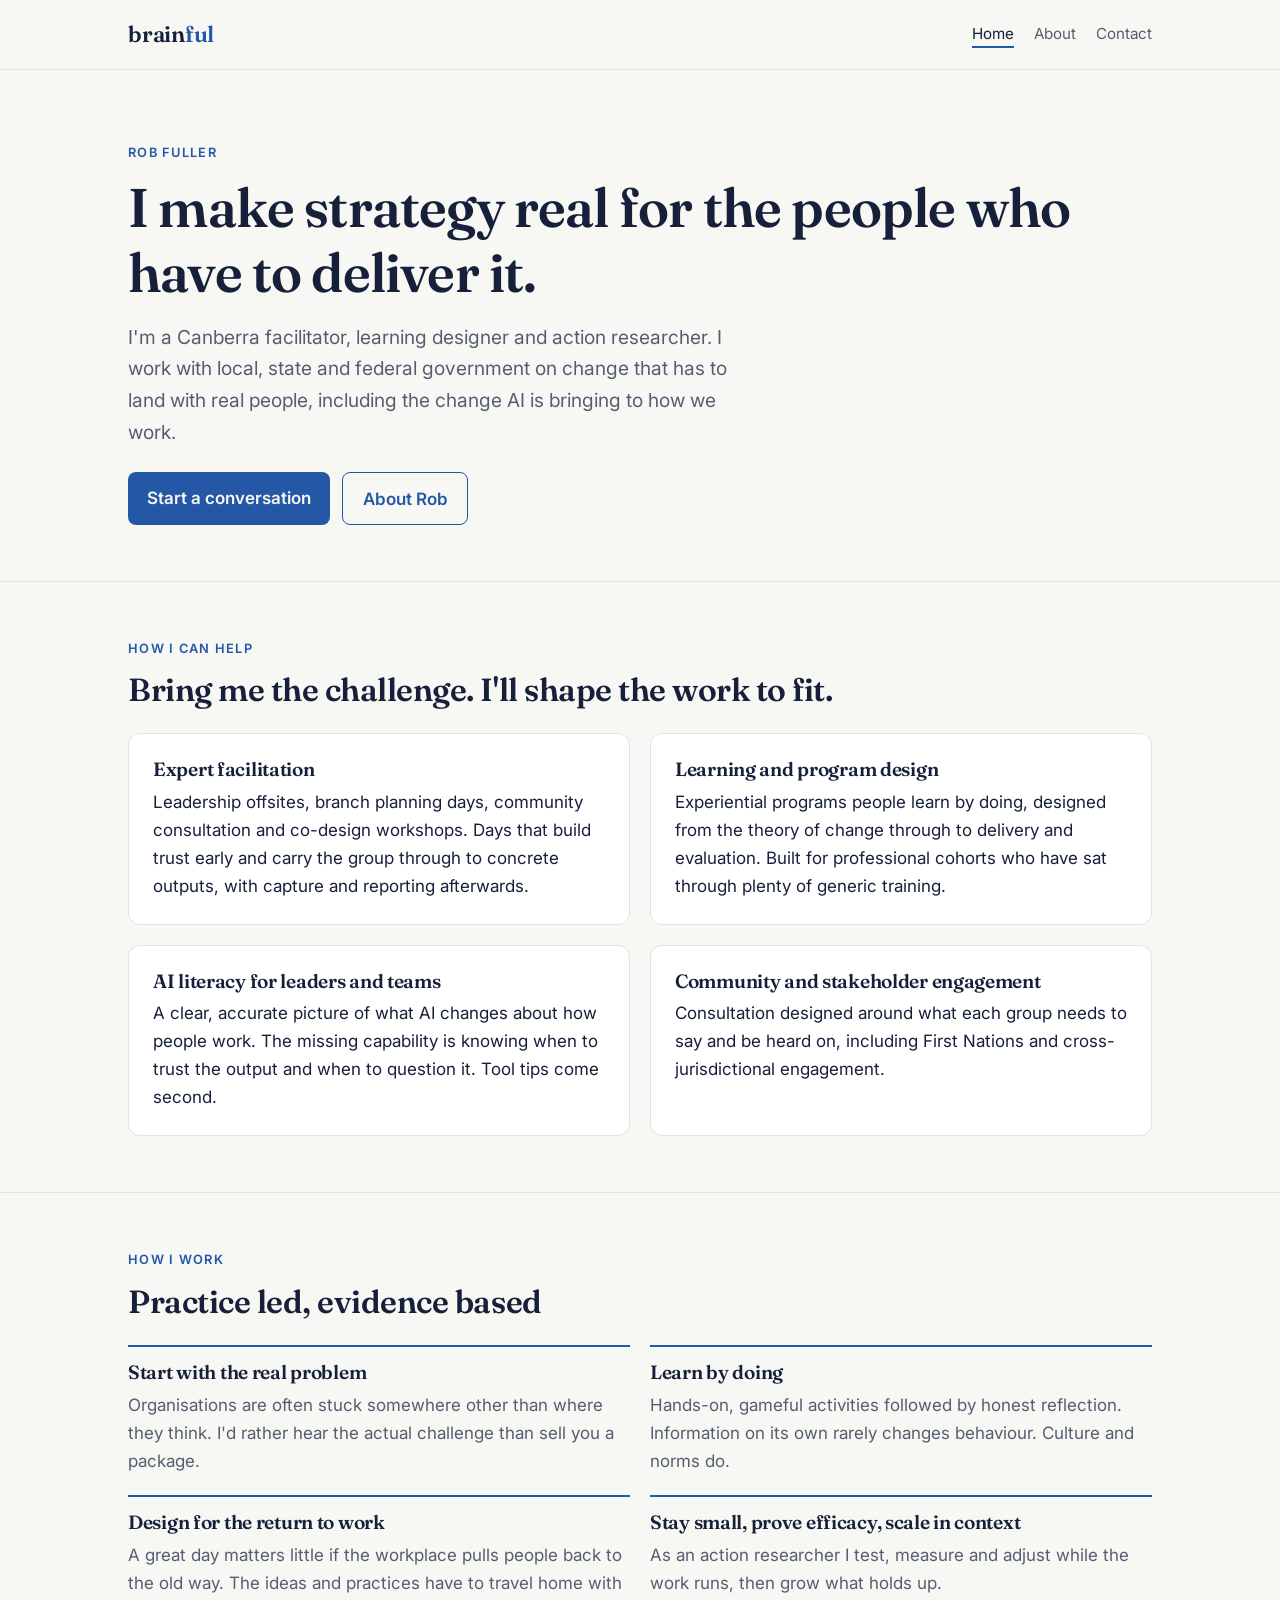
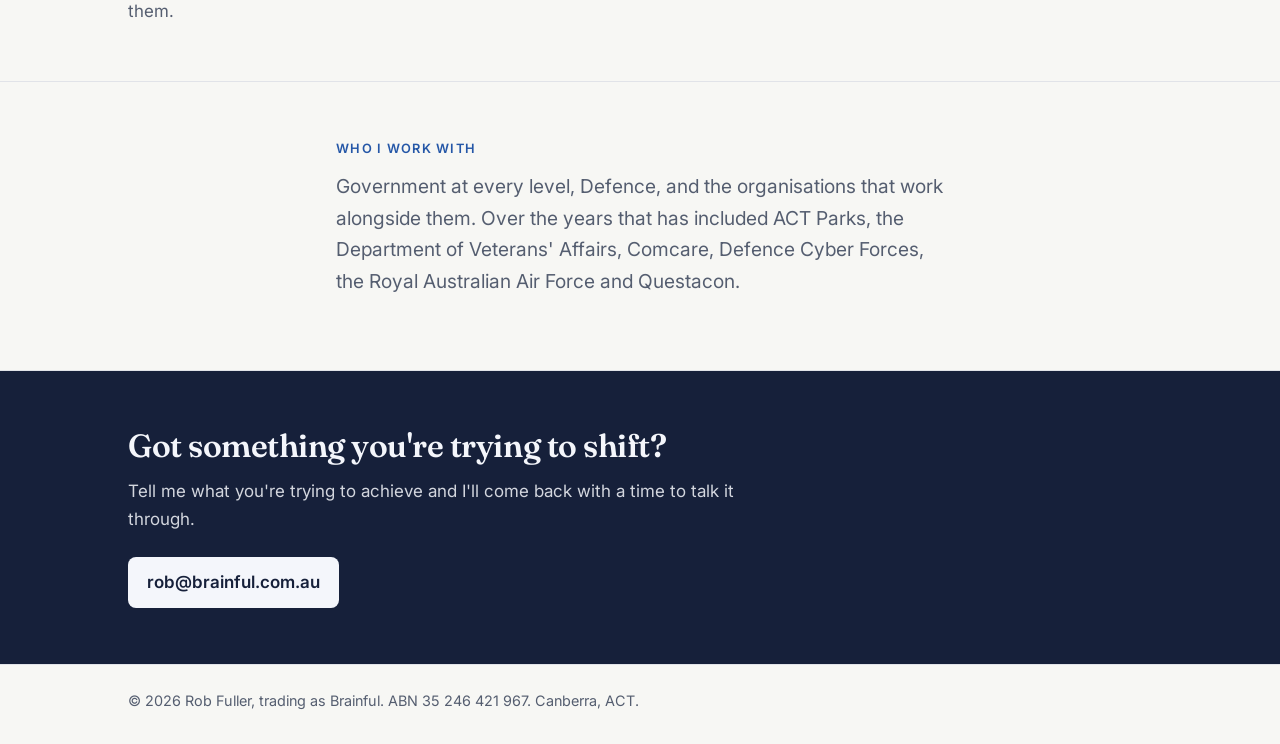
<file: index.html>
<!doctype html>
<html lang="en-AU">
<head>
  <meta charset="utf-8">
  <meta name="viewport" content="width=device-width, initial-scale=1">
  <title>Brainful | Rob Fuller</title>
  <meta name="description" content="Brainful is the practice of Rob Fuller, a Canberra facilitator, learning designer and action researcher working with local, state and federal government.">
  <link rel="preconnect" href="https://fonts.googleapis.com">
  <link rel="preconnect" href="https://fonts.gstatic.com" crossorigin>
  <link href="https://fonts.googleapis.com/css2?family=Fraunces:opsz,wght@9..144,600&family=Inter:wght@400;600&display=swap" rel="stylesheet">
  <link rel="stylesheet" href="styles.css">
</head>
<body>
  <header class="site-header">
    <div class="wrap">
      <a class="brand" href="index.html">brain<span>ful</span></a>
      <nav class="nav" aria-label="Main">
        <a href="index.html" aria-current="page">Home</a>
        <a href="about.html">About</a>
        <a href="contact.html">Contact</a>
      </nav>
    </div>
  </header>

  <main>
    <section class="hero">
      <div class="wrap">
        <p class="eyebrow">Rob Fuller</p>
        <h1>I make strategy real for the people who have to deliver it.</h1>
        <p class="lede">I'm a Canberra facilitator, learning designer and action researcher. I work with local, state and federal government on change that has to land with real people, including the change AI is bringing to how we work.</p>
        <div class="actions">
          <a class="btn" href="contact.html">Start a conversation</a>
          <a class="btn btn-ghost" href="about.html">About Rob</a>
        </div>
      </div>
    </section>

    <section>
      <div class="wrap">
        <p class="eyebrow">How I can help</p>
        <h2>Bring me the challenge. I'll shape the work to fit.</h2>
        <div class="grid grid-2" style="margin-top:1.5rem">
          <div class="card">
            <h3>Expert facilitation</h3>
            <p>Leadership offsites, branch planning days, community consultation and co-design workshops. Days that build trust early and carry the group through to concrete outputs, with capture and reporting afterwards.</p>
          </div>
          <div class="card">
            <h3>Learning and program design</h3>
            <p>Experiential programs people learn by doing, designed from the theory of change through to delivery and evaluation. Built for professional cohorts who have sat through plenty of generic training.</p>
          </div>
          <div class="card">
            <h3>AI literacy for leaders and teams</h3>
            <p>A clear, accurate picture of what AI changes about how people work. The missing capability is knowing when to trust the output and when to question it. Tool tips come second.</p>
          </div>
          <div class="card">
            <h3>Community and stakeholder engagement</h3>
            <p>Consultation designed around what each group needs to say and be heard on, including First Nations and cross-jurisdictional engagement.</p>
          </div>
        </div>
      </div>
    </section>

    <section>
      <div class="wrap">
        <p class="eyebrow">How I work</p>
        <h2>Practice led, evidence based</h2>
        <div class="principles" style="margin-top:1.5rem">
          <div>
            <h3>Start with the real problem</h3>
            <p>Organisations are often stuck somewhere other than where they think. I'd rather hear the actual challenge than sell you a package.</p>
          </div>
          <div>
            <h3>Learn by doing</h3>
            <p>Hands-on, gameful activities followed by honest reflection. Information on its own rarely changes behaviour. Culture and norms do.</p>
          </div>
          <div>
            <h3>Design for the return to work</h3>
            <p>A great day matters little if the workplace pulls people back to the old way. The ideas and practices have to travel home with them.</p>
          </div>
          <div>
            <h3>Stay small, prove efficacy, scale in context</h3>
            <p>As an action researcher I test, measure and adjust while the work runs, then grow what holds up.</p>
          </div>
        </div>
      </div>
    </section>

    <section>
      <div class="wrap prose">
        <p class="eyebrow">Who I work with</p>
        <p class="lede">Government at every level, Defence, and the organisations that work alongside them. Over the years that has included ACT Parks, the Department of Veterans' Affairs, Comcare, Defence Cyber Forces, the Royal Australian Air Force and Questacon.</p>
      </div>
    </section>

    <section class="band">
      <div class="wrap">
        <h2>Got something you're trying to shift?</h2>
        <p>Tell me what you're trying to achieve and I'll come back with a time to talk it through.</p>
        <div class="actions">
          <a class="btn" href="mailto:rob@brainful.com.au">rob@brainful.com.au</a>
        </div>
      </div>
    </section>
  </main>

  <footer class="site-footer">
    <div class="wrap">&copy; <span id="year">2026</span> Rob Fuller, trading as Brainful. ABN 35 246 421 967. Canberra, ACT.</div>
  </footer>
  <script>document.getElementById('year').textContent = new Date().getFullYear();</script>
</body>
</html>
</file>
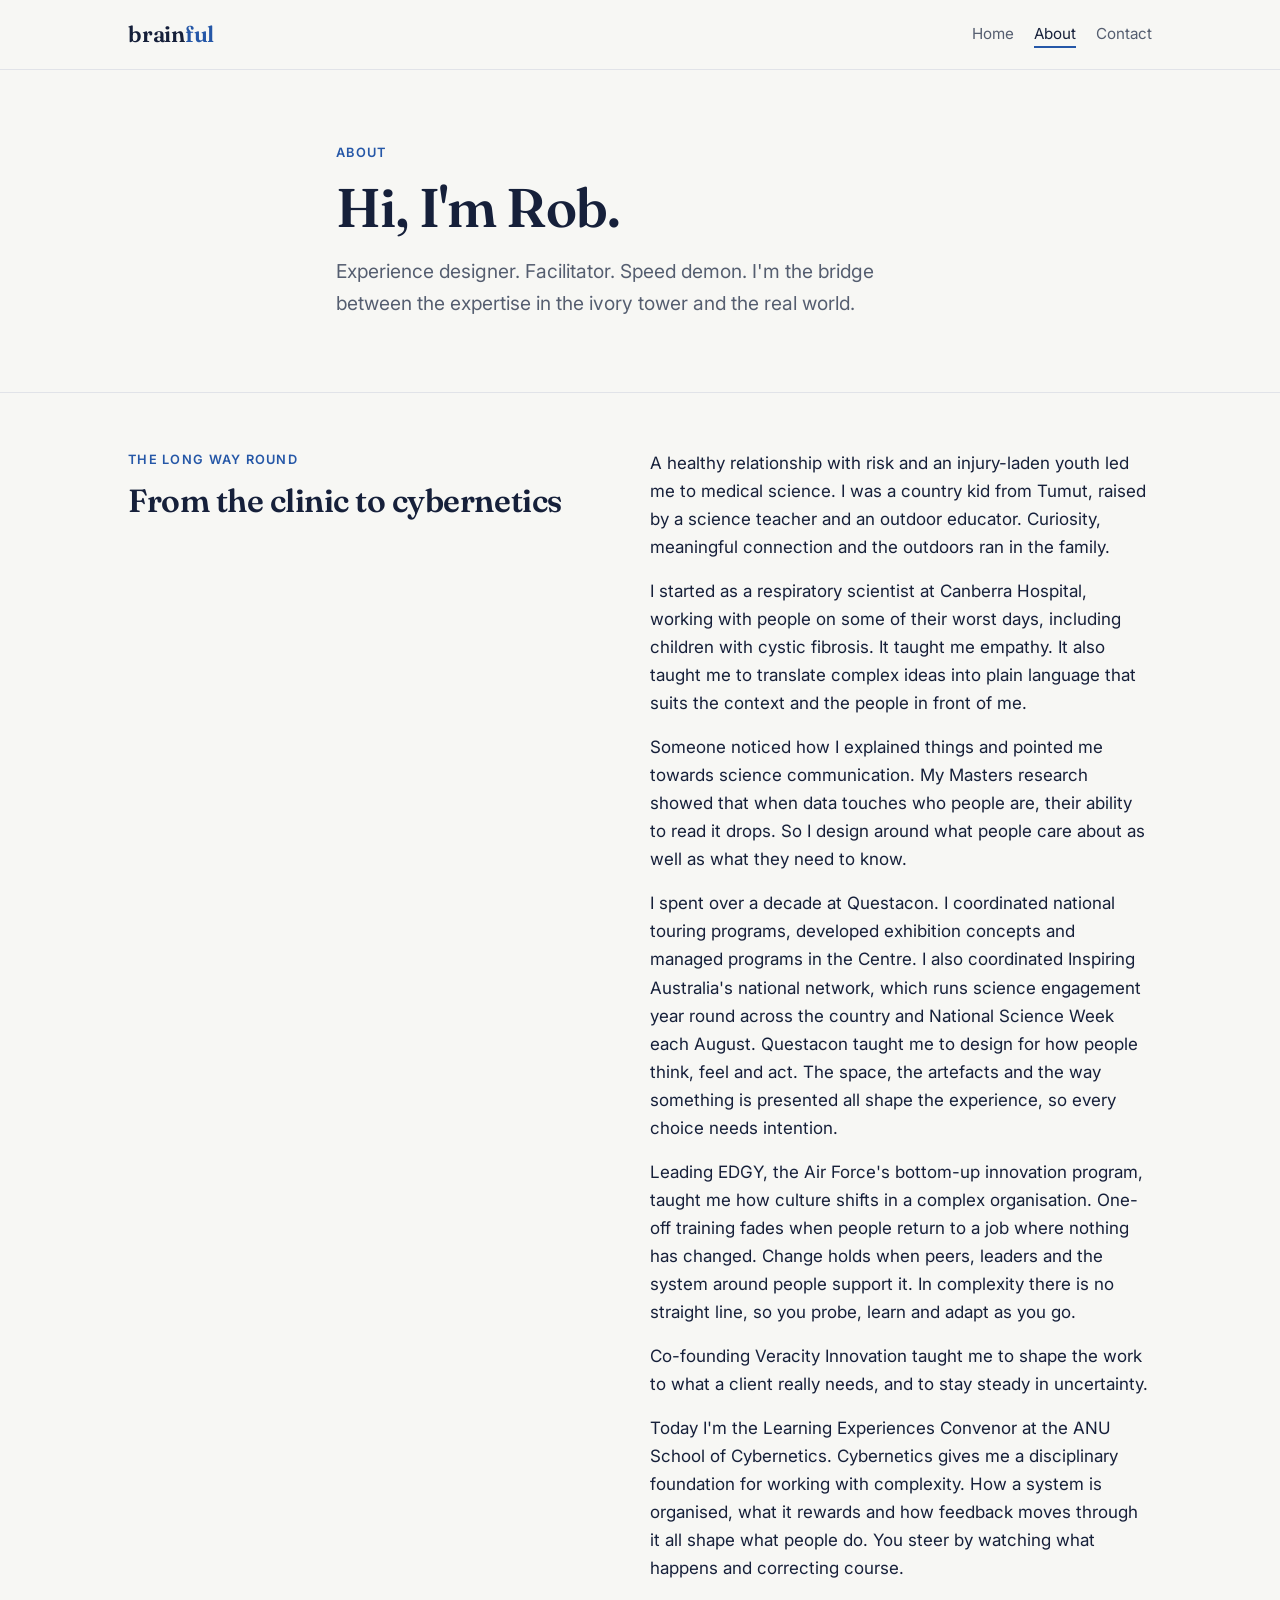
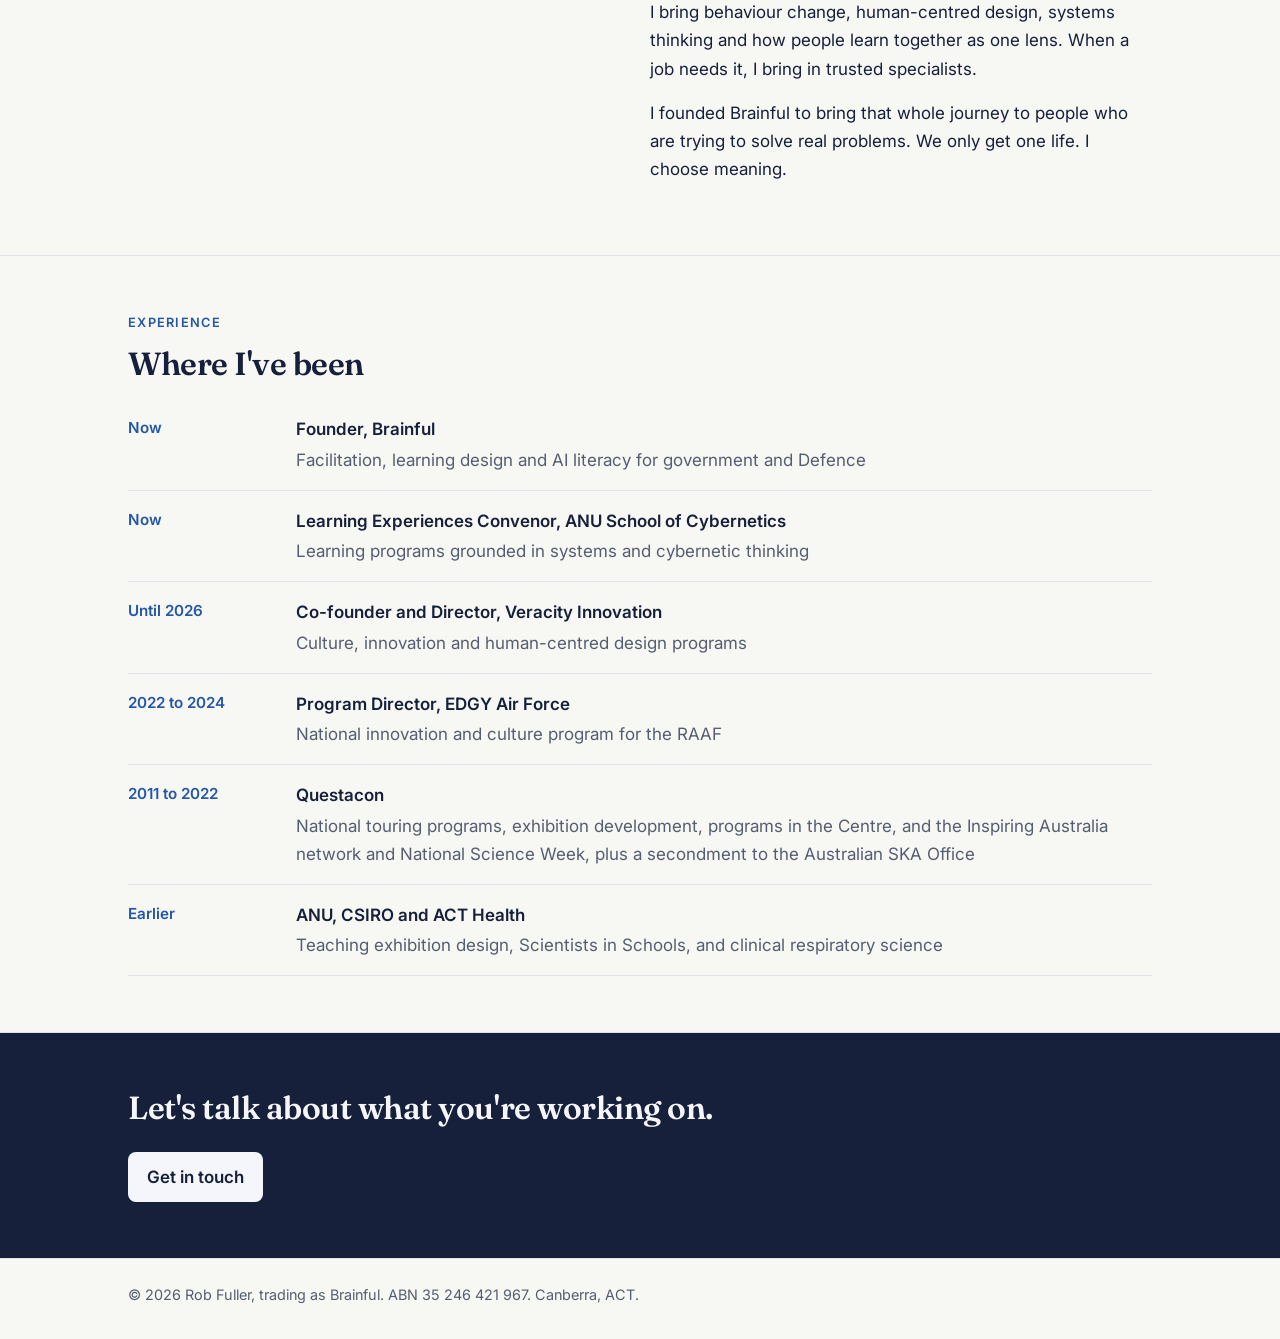
<file: about.html>
<!doctype html>
<html lang="en-AU">
<head>
  <meta charset="utf-8">
  <meta name="viewport" content="width=device-width, initial-scale=1">
  <title>About | Brainful</title>
  <meta name="description" content="Rob Fuller's path from medical science and clinical work, through science communication and Questacon, to culture change, complexity and cybernetics.">
  <link rel="preconnect" href="https://fonts.googleapis.com">
  <link rel="preconnect" href="https://fonts.gstatic.com" crossorigin>
  <link href="https://fonts.googleapis.com/css2?family=Fraunces:opsz,wght@9..144,600&family=Inter:wght@400;600&display=swap" rel="stylesheet">
  <link rel="stylesheet" href="styles.css">
</head>
<body>
  <header class="site-header">
    <div class="wrap">
      <a class="brand" href="index.html">brain<span>ful</span></a>
      <nav class="nav" aria-label="Main">
        <a href="index.html">Home</a>
        <a href="about.html" aria-current="page">About</a>
        <a href="contact.html">Contact</a>
      </nav>
    </div>
  </header>

  <main>
    <section class="hero">
      <div class="wrap prose">
        <p class="eyebrow">About</p>
        <h1>Hi, I'm Rob.</h1>
        <p class="lede">Experience designer. Facilitator. Speed demon. I'm the bridge between the expertise in the ivory tower and the real world.</p>
      </div>
    </section>

    <section>
      <div class="wrap grid grid-2">
        <div>
          <p class="eyebrow">The long way round</p>
          <h2>From the clinic to cybernetics</h2>
        </div>
        <div class="prose">
          <p>A healthy relationship with risk and an injury-laden youth led me to medical science. I was a country kid from Tumut, raised by a science teacher and an outdoor educator. Curiosity, meaningful connection and the outdoors ran in the family.</p>
          <p>I started as a respiratory scientist at Canberra Hospital, working with people on some of their worst days, including children with cystic fibrosis. It taught me empathy. It also taught me to translate complex ideas into plain language that suits the context and the people in front of me.</p>
          <p>Someone noticed how I explained things and pointed me towards science communication. My Masters research showed that when data touches who people are, their ability to read it drops. So I design around what people care about as well as what they need to know.</p>
          <p>I spent over a decade at Questacon. I coordinated national touring programs, developed exhibition concepts and managed programs in the Centre. I also coordinated Inspiring Australia's national network, which runs science engagement year round across the country and National Science Week each August. Questacon taught me to design for how people think, feel and act. The space, the artefacts and the way something is presented all shape the experience, so every choice needs intention.</p>
          <p>Leading EDGY, the Air Force's bottom-up innovation program, taught me how culture shifts in a complex organisation. One-off training fades when people return to a job where nothing has changed. Change holds when peers, leaders and the system around people support it. In complexity there is no straight line, so you probe, learn and adapt as you go.</p>
          <p>Co-founding Veracity Innovation taught me to shape the work to what a client really needs, and to stay steady in uncertainty.</p>
          <p>Today I'm the Learning Experiences Convenor at the ANU School of Cybernetics. Cybernetics gives me a disciplinary foundation for working with complexity. How a system is organised, what it rewards and how feedback moves through it all shape what people do. You steer by watching what happens and correcting course.</p>
          <p>I bring behaviour change, human-centred design, systems thinking and how people learn together as one lens. When a job needs it, I bring in trusted specialists.</p>
          <p>I founded Brainful to bring that whole journey to people who are trying to solve real problems. We only get one life. I choose meaning.</p>
        </div>
      </div>
    </section>

    <section>
      <div class="wrap">
        <p class="eyebrow">Experience</p>
        <h2>Where I've been</h2>
        <ol class="timeline" style="margin-top:1rem">
          <li><span class="when">Now</span><span class="what">Founder, Brainful</span><span class="note">Facilitation, learning design and AI literacy for government and Defence</span></li>
          <li><span class="when">Now</span><span class="what">Learning Experiences Convenor, ANU School of Cybernetics</span><span class="note">Learning programs grounded in systems and cybernetic thinking</span></li>
          <li><span class="when">Until 2026</span><span class="what">Co-founder and Director, Veracity Innovation</span><span class="note">Culture, innovation and human-centred design programs</span></li>
          <li><span class="when">2022 to 2024</span><span class="what">Program Director, EDGY Air Force</span><span class="note">National innovation and culture program for the RAAF</span></li>
          <li><span class="when">2011 to 2022</span><span class="what">Questacon</span><span class="note">National touring programs, exhibition development, programs in the Centre, and the Inspiring Australia network and National Science Week, plus a secondment to the Australian SKA Office</span></li>
          <li><span class="when">Earlier</span><span class="what">ANU, CSIRO and ACT Health</span><span class="note">Teaching exhibition design, Scientists in Schools, and clinical respiratory science</span></li>
        </ol>
      </div>
    </section>

    <section class="band">
      <div class="wrap">
        <h2>Let's talk about what you're working on.</h2>
        <div class="actions">
          <a class="btn" href="contact.html">Get in touch</a>
        </div>
      </div>
    </section>
  </main>

  <footer class="site-footer">
    <div class="wrap">&copy; <span id="year">2026</span> Rob Fuller, trading as Brainful. ABN 35 246 421 967. Canberra, ACT.</div>
  </footer>
  <script>document.getElementById('year').textContent = new Date().getFullYear();</script>
</body>
</html>
</file>
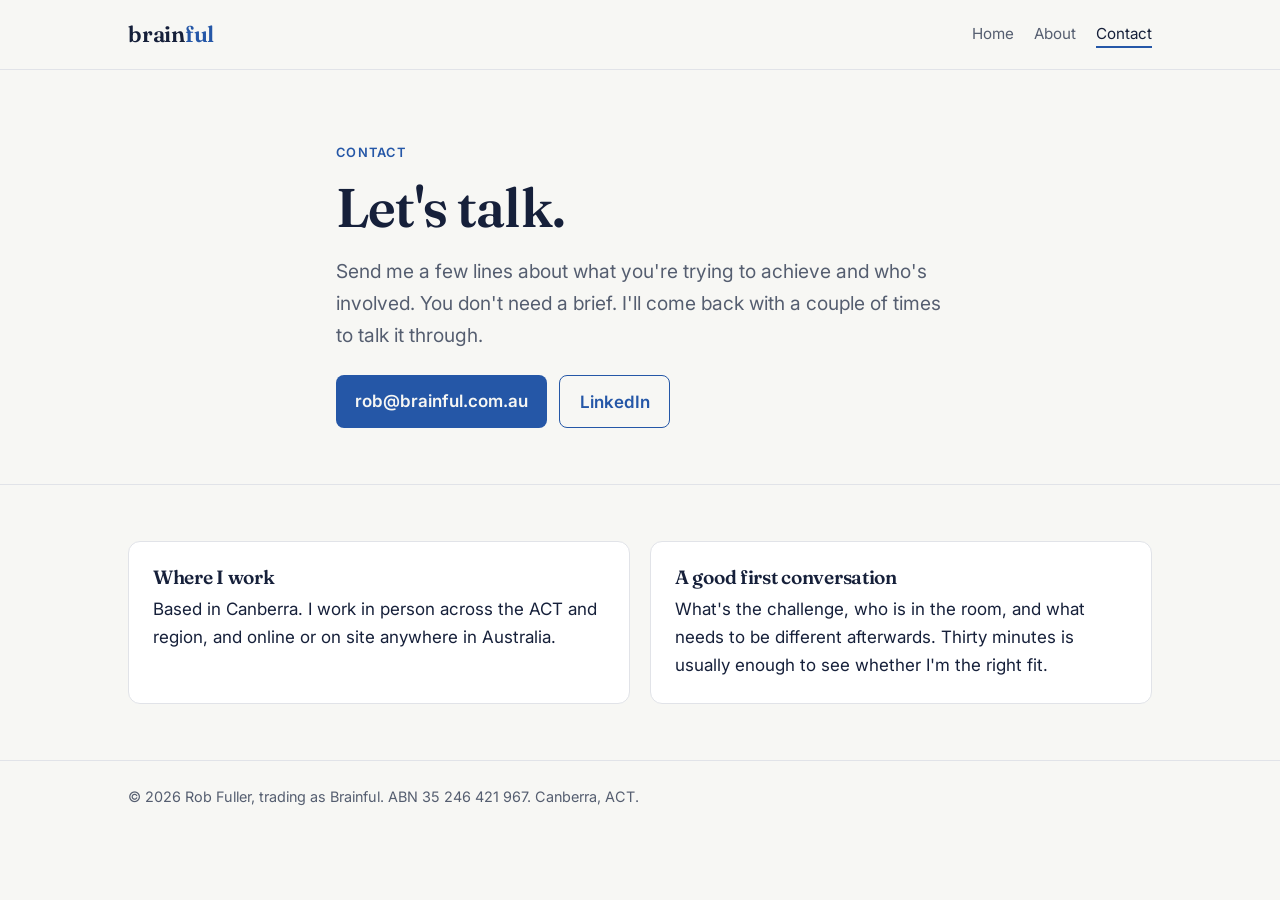
<file: contact.html>
<!doctype html>
<html lang="en-AU">
<head>
  <meta charset="utf-8">
  <meta name="viewport" content="width=device-width, initial-scale=1">
  <title>Contact | Brainful</title>
  <meta name="description" content="Get in touch with Rob Fuller at Brainful about facilitation, learning design and AI literacy.">
  <link rel="preconnect" href="https://fonts.googleapis.com">
  <link rel="preconnect" href="https://fonts.gstatic.com" crossorigin>
  <link href="https://fonts.googleapis.com/css2?family=Fraunces:opsz,wght@9..144,600&family=Inter:wght@400;600&display=swap" rel="stylesheet">
  <link rel="stylesheet" href="styles.css">
</head>
<body>
  <header class="site-header">
    <div class="wrap">
      <a class="brand" href="index.html">brain<span>ful</span></a>
      <nav class="nav" aria-label="Main">
        <a href="index.html">Home</a>
        <a href="about.html">About</a>
        <a href="contact.html" aria-current="page">Contact</a>
      </nav>
    </div>
  </header>

  <main>
    <section class="hero">
      <div class="wrap prose">
        <p class="eyebrow">Contact</p>
        <h1>Let's talk.</h1>
        <p class="lede">Send me a few lines about what you're trying to achieve and who's involved. You don't need a brief. I'll come back with a couple of times to talk it through.</p>
        <div class="actions">
          <a class="btn" href="mailto:rob@brainful.com.au">rob@brainful.com.au</a>
          <a class="btn btn-ghost" href="https://www.linkedin.com/in/rob-fuller-innovator/">LinkedIn</a>
        </div>
      </div>
    </section>

    <section>
      <div class="wrap grid grid-2">
        <div class="card">
          <h3>Where I work</h3>
          <p>Based in Canberra. I work in person across the ACT and region, and online or on site anywhere in Australia.</p>
        </div>
        <div class="card">
          <h3>A good first conversation</h3>
          <p>What's the challenge, who is in the room, and what needs to be different afterwards. Thirty minutes is usually enough to see whether I'm the right fit.</p>
        </div>
      </div>
    </section>
  </main>

  <footer class="site-footer">
    <div class="wrap">&copy; <span id="year">2026</span> Rob Fuller, trading as Brainful. ABN 35 246 421 967. Canberra, ACT.</div>
  </footer>
  <script>document.getElementById('year').textContent = new Date().getFullYear();</script>
</body>
</html>
</file>
<file: styles.css>
:root {
  --bg: #f7f7f4;
  --surface: #ffffff;
  --text: #16203a;
  --muted: #555e70;
  --line: #e1e3e8;
  --accent: #2557a7;
  --accent-soft: #e6edf8;
  --navy: #16203a;
  --on-navy: #f4f6fb;
  --max: 68rem;
  --font: "Inter", system-ui, -apple-system, "Segoe UI", sans-serif;
  --serif: "Fraunces", Georgia, serif;
}

@media (prefers-color-scheme: dark) {
  :root {
    --bg: #10141f;
    --surface: #171d2b;
    --text: #e8ebf2;
    --muted: #a3aabb;
    --line: #283044;
    --accent: #7fa8ec;
    --accent-soft: #1b2740;
    --navy: #1b2540;
    --on-navy: #e8ebf2;
  }
}

* { box-sizing: border-box; }

html { -webkit-text-size-adjust: 100%; }

body {
  margin: 0;
  background: var(--bg);
  color: var(--text);
  font-family: var(--font);
  font-size: 1.0625rem;
  line-height: 1.65;
}

a { color: var(--accent); text-underline-offset: 3px; }
a:hover { text-decoration-thickness: 2px; }

.wrap { max-width: var(--max); margin: 0 auto; padding: 0 1rem; }
@media (min-width: 48rem) { .wrap { padding: 0 2rem; } }

/* Header */
.site-header { border-bottom: 1px solid var(--line); }
.site-header .wrap {
  display: flex; align-items: center; justify-content: space-between;
  gap: 1rem; flex-wrap: wrap; padding-top: 1rem; padding-bottom: 1rem;
}
.brand {
  font-family: var(--serif); font-weight: 600; font-size: 1.4rem;
  color: var(--text); text-decoration: none; letter-spacing: -0.01em;
}
.brand span { color: var(--accent); }
.nav { display: flex; gap: 1.25rem; }
.nav a { color: var(--muted); text-decoration: none; font-size: 0.95rem; }
.nav a:hover, .nav a[aria-current="page"] { color: var(--text); }
.nav a[aria-current="page"] { border-bottom: 2px solid var(--accent); }

/* Type */
h1, h2, h3 { font-family: var(--serif); line-height: 1.2; letter-spacing: -0.015em; }
h1 { font-size: clamp(2.1rem, 5vw, 3.4rem); font-weight: 600; margin: 0 0 1rem; }
h2 { font-size: clamp(1.5rem, 3vw, 2rem); font-weight: 600; margin: 0 0 0.75rem; }
h3 { font-size: 1.2rem; font-weight: 600; margin: 0 0 0.4rem; }
p { margin: 0 0 1rem; }
.lede { font-size: 1.2rem; color: var(--muted); max-width: 40rem; }
.eyebrow {
  text-transform: uppercase; letter-spacing: 0.1em; font-size: 0.8rem;
  color: var(--accent); font-weight: 600; margin-bottom: 0.75rem;
}

/* Sections */
section { padding: 3.5rem 0; }
section + section { border-top: 1px solid var(--line); }
.hero { padding: 4.5rem 0 3.5rem; }
.prose { max-width: 42rem; }

.grid { display: grid; gap: 1.25rem; }
@media (min-width: 48rem) { .grid-2 { grid-template-columns: 1fr 1fr; } .grid-3 { grid-template-columns: repeat(3, 1fr); } }

.card {
  background: var(--surface); border: 1px solid var(--line);
  border-radius: 12px; padding: 1.5rem;
}
.card p:last-child { margin-bottom: 0; }

.quote {
  font-family: var(--serif); font-size: 1.35rem; line-height: 1.45;
  border-left: 3px solid var(--accent); padding-left: 1.25rem; margin: 0; max-width: 40rem;
}

.btn {
  display: inline-block; background: var(--accent); color: var(--bg);
  padding: 0.7rem 1.2rem; border-radius: 8px; text-decoration: none; font-weight: 600;
}
.btn:hover { opacity: 0.9; }
.btn-ghost { background: transparent; color: var(--accent); border: 1px solid var(--accent); }
.actions { display: flex; gap: 0.75rem; flex-wrap: wrap; margin-top: 1.5rem; }

ul.plain { list-style: none; padding: 0; margin: 0; }
ul.plain li { padding: 0.6rem 0; border-bottom: 1px solid var(--line); }
ul.plain li:last-child { border-bottom: 0; }

/* Principles list */
.principles { counter-reset: p; display: grid; gap: 1.25rem; }
@media (min-width: 48rem) { .principles { grid-template-columns: 1fr 1fr; } }
.principles div { border-top: 2px solid var(--accent); padding-top: 0.9rem; }
.principles p { color: var(--muted); margin: 0; }

/* Timeline */
.timeline { list-style: none; padding: 0; margin: 0; }
.timeline li {
  display: grid; gap: 0.15rem 1.5rem; padding: 1rem 0;
  border-bottom: 1px solid var(--line);
}
@media (min-width: 48rem) { .timeline li { grid-template-columns: 9rem 1fr; } }
.timeline .when { color: var(--accent); font-weight: 600; font-size: 0.95rem; }
.timeline .what { font-weight: 600; }
.timeline .note { color: var(--muted); grid-column: -2; }

/* Call to action band */
.band { background: var(--navy); color: var(--on-navy); }
.band h2 { color: var(--on-navy); }
.band p { color: var(--on-navy); opacity: 0.85; max-width: 38rem; }
.band .btn { background: var(--on-navy); color: var(--navy); }
section.band + footer { border-top: 0; }

/* Footer */
.site-footer { border-top: 1px solid var(--line); color: var(--muted); font-size: 0.9rem; }
.site-footer .wrap { padding-top: 1.5rem; padding-bottom: 2rem; }
</file>
